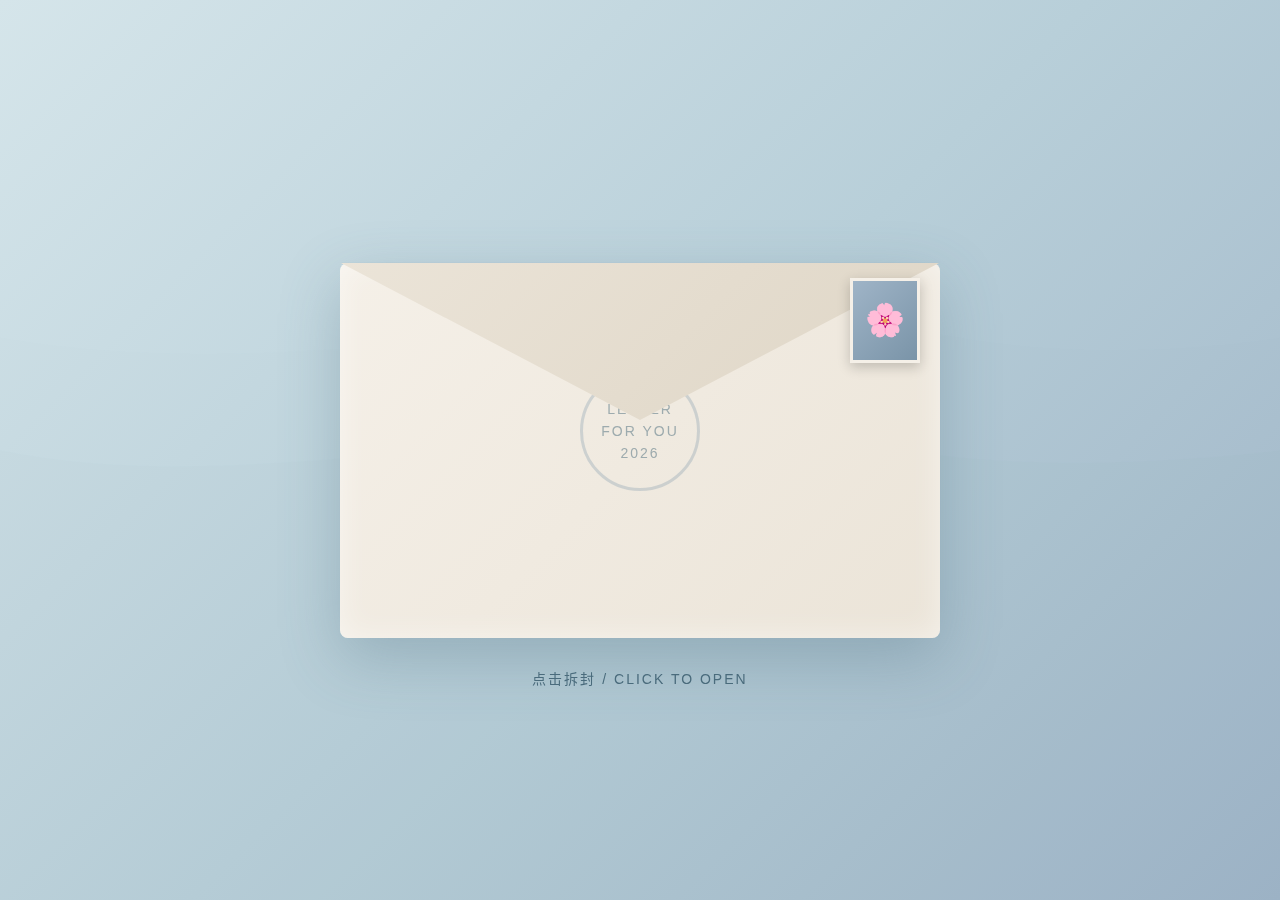
<file: index.html>
<!DOCTYPE html>
<html lang="zh-CN">
<head>
    <meta charset="UTF-8">
    <meta name="viewport" content="width=device-width, initial-scale=1.0">
    <title>致粉丝的信 | 尹毓恪</title>
    <meta name="description" content="尹毓恪写给粉丝的一封信">
    
    <!-- 引入外部样式表 -->
    <link rel="stylesheet" href="styles.css">
</head>
<body>
    <!-- 背景装饰波浪 -->
    <svg class="background-waves" viewBox="0 0 1200 800" preserveAspectRatio="none">
        <path d="M0,300 C300,350 600,250 900,300 C1050,325 1200,300 1200,300 L1200,800 L0,800 Z" 
              fill="#7a94a8" opacity="0.1"/>
        <path d="M0,400 C250,450 550,350 850,400 C1000,425 1200,400 1200,400 L1200,800 L0,800 Z" 
              fill="#4a6b7c" opacity="0.1"/>
    </svg>

    <!-- 主容器 -->
    <div class="main-container">
        <!-- 信封（初始状态） -->
        <div class="envelope-container" id="envelopeContainer">
            <div class="envelope">
                <!-- 信封上盖 -->
                <div class="envelope-flap"></div>
                
                <!-- 邮票 -->
                <div class="envelope-stamp">
                    <span>🌸</span>
                </div>
                
                <!-- 邮戳 -->
                <div class="envelope-postmark">
                    <div class="postmark-text">
                        LETTER<br>
                        FOR YOU<br>
                        2026
                    </div>
                </div>
            </div>
            
            <!-- 提示文字 -->
            <div class="envelope-hint">点击拆封 / CLICK TO OPEN</div>
        </div>

        <!-- 信纸内容（拆封后显示） -->
        <div class="letter-container" id="letterContainer">
            <!-- 装饰性邮票 -->
            <div class="letter-stamp letter-stamp-left">
                <div class="letter-stamp-inner">🌸</div>
            </div>
            <div class="letter-stamp letter-stamp-right">
                <div class="letter-stamp-inner">🌊</div>
            </div>

            <!-- 角落装饰
            <div class="corner-decoration corner-top-left"></div>
            <div class="corner-decoration corner-top-right"></div>
            <div class="corner-decoration corner-bottom-left"></div>
            <div class="corner-decoration corner-bottom-right"></div>
            -->

            <!-- 春天插图 SVG -->
            <svg class="illustration-spring" viewBox="0 0 180 180" xmlns="http://www.w3.org/2000/svg">
                <!-- 花朵群 -->
                <circle cx="90" cy="70" r="10" fill="#e8a5c4" opacity="0.5"/>
                <circle cx="78" cy="64" r="10" fill="#e8a5c4" opacity="0.5"/>
                <circle cx="102" cy="64" r="10" fill="#e8a5c4" opacity="0.5"/>
                <circle cx="84" cy="52" r="10" fill="#e8a5c4" opacity="0.5"/>
                <circle cx="96" cy="52" r="10" fill="#e8a5c4" opacity="0.5"/>
                <circle cx="90" cy="58" r="8" fill="#f4d35e" opacity="0.7"/>
                <!-- 茎 -->
                <line x1="90" y1="70" x2="90" y2="145" stroke="#7a94a8" stroke-width="3" opacity="0.5"/>
                <!-- 叶子 -->
                <ellipse cx="78" cy="100" rx="15" ry="25" fill="#9fb4c7" opacity="0.4" transform="rotate(-35 78 100)"/>
                <ellipse cx="102" cy="115" rx="15" ry="25" fill="#9fb4c7" opacity="0.4" transform="rotate(35 102 115)"/>
                <!-- 嫩芽 -->
                <circle cx="70" cy="140" r="5" fill="#b8cfd9" opacity="0.5"/>
                <circle cx="110" cy="145" r="4" fill="#b8cfd9" opacity="0.5"/>
                <!-- 燕子剪影 -->
                <path d="M50,40 Q55,45 50,50 Q60,45 50,40" fill="#4a6b7c" opacity="0.3"/>
                <path d="M50,50 Q45,55 50,60 Q40,55 50,50" fill="#4a6b7c" opacity="0.3"/>
            </svg>

            <!-- 海啸插图 SVG -->
            <svg class="illustration-wave" viewBox="0 0 200 180" xmlns="http://www.w3.org/2000/svg">
                <!-- 多层波浪 - 诗意海啸 -->
                <path d="M0,90 Q35,65 70,90 T140,90 T200,90 L200,180 L0,180 Z" 
                      fill="#9fb4c7" opacity="0.25"/>
                <path d="M0,105 Q45,80 90,105 T180,105 T200,105 L200,180 L0,180 Z" 
                      fill="#7a94a8" opacity="0.3"/>
                <path d="M0,120 Q30,100 60,120 T120,120 T180,120 T200,120 L200,180 L0,180 Z" 
                      fill="#4a6b7c" opacity="0.35"/>
                <!-- 波浪飞溅/泡沫 -->
                <circle cx="105" cy="85" r="4" fill="#7a94a8" opacity="0.5"/>
                <circle cx="112" cy="78" r="3" fill="#7a94a8" opacity="0.5"/>
                <circle cx="98" cy="82" r="2.5" fill="#7a94a8" opacity="0.5"/>
                <circle cx="115" cy="88" r="2" fill="#9fb4c7" opacity="0.5"/>
                <!-- 潮汐曲线 -->
                <path d="M10,70 Q50,50 90,70" stroke="#7a94a8" stroke-width="2" fill="none" opacity="0.3"/>
                <path d="M110,75 Q150,55 190,75" stroke="#7a94a8" stroke-width="2" fill="none" opacity="0.3"/>
                <!-- 浪尖线条 -->
                <path d="M0,95 C40,80 80,100 120,85 C160,70 200,90 200,90" 
                      stroke="#4a6b7c" stroke-width="1.5" fill="none" opacity="0.3"/>
            </svg>

            <!-- 信件头部 -->
            <div class="letter-header">
                <h1 class="letter-title" id="letterTitle">致粉丝的信</h1>
                <div class="divider"></div>
                <p class="letter-subtitle" id="letterSubtitle">A Letter For You</p>
            </div>

            <!-- 音乐播放器 -->
            <div class="music-player" id="musicPlayer">
                <button class="play-button" id="playButton">
                    <svg class="play-icon" viewBox="0 0 24 24">
                        <path d="M8 5v14l11-7z"/>
                    </svg>
                    <svg class="pause-icon" viewBox="0 0 24 24" style="display: none;">
                        <path d="M6 4h4v16H6V4zm8 0h4v16h-4V4z"/>
                    </svg>
                </button>
                <span class="player-label">👈&nbsp;听信</span>
                <audio id="bgAudio">
                    <source src="https://dimsum-audio.oss-cn-guangzhou.aliyuncs.com/audio.mp3" type="audio/mpeg">
                </audio>
            </div>

            <!-- 信件内容 -->
            <div class="letter-content" id="letterContent">
                <!-- 内容将通过 JavaScript 动态生成，包括正文、签名和页脚 -->
            </div>
        </div>
    </div>

    <!-- 引入外部脚本 -->
    <script src="script.js"></script>
</body>
</html>
</file>
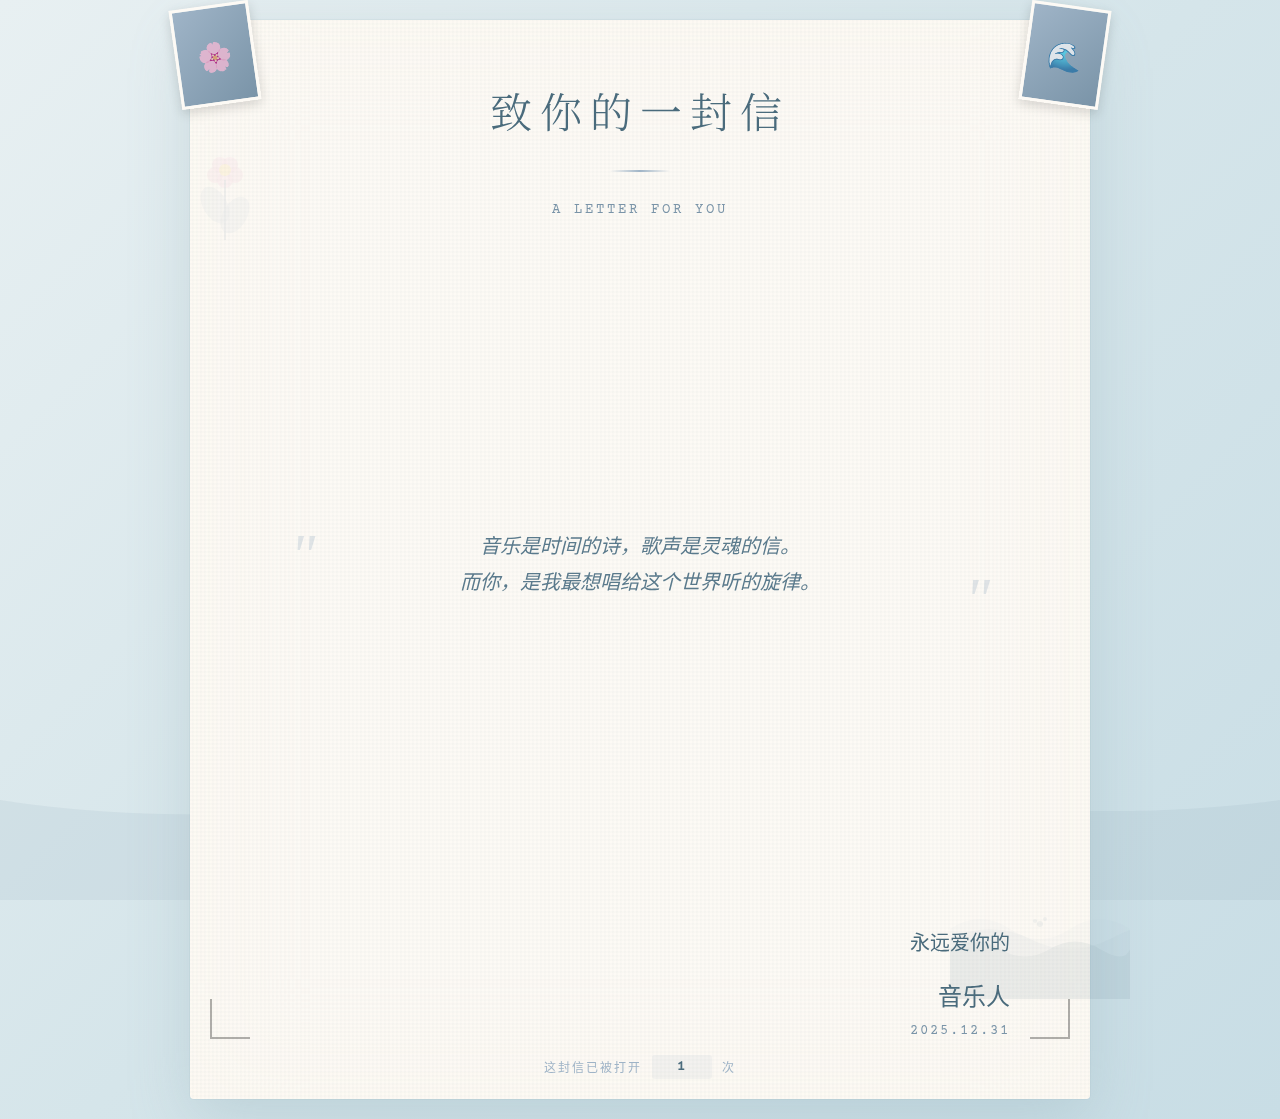
<file: index_0.html>
<!DOCTYPE html>
<html lang="zh-CN">
<head>
    <meta charset="UTF-8">
    <meta name="viewport" content="width=device-width, initial-scale=1.0">
    <title>致你的一封信 | Letter for You</title>
    <link href="https://fonts.googleapis.com/css2?family=Noto+Serif+SC:wght@300;400;600&family=Special+Elite&family=Courier+Prime&display=swap" rel="stylesheet">
    <style>
        * {
            margin: 0;
            padding: 0;
            box-sizing: border-box;
        }

        body {
            font-family: 'Noto Serif SC', serif;
            background: linear-gradient(135deg, #e8f0f2 0%, #d5e5ea 50%, #c8dde5 100%);
            min-height: 100vh;
            display: flex;
            justify-content: center;
            align-items: center;
            padding: 20px;
            overflow-x: hidden;
        }

        /* 装饰性波浪背景 */
        .wave-bg {
            position: fixed;
            bottom: 0;
            left: 0;
            width: 100%;
            height: 200px;
            opacity: 0.1;
            z-index: 0;
        }

        /* 主容器 - 对称设计 */
        .letter-container {
            position: relative;
            max-width: 900px;
            width: 100%;
            background: #fdfaf5;
            box-shadow: 
                0 0 0 1px rgba(139, 169, 179, 0.1),
                0 20px 60px rgba(139, 169, 179, 0.3),
                inset 0 0 100px rgba(255, 250, 240, 0.5);
            border-radius: 4px;
            padding: 60px 80px;
            z-index: 1;
            animation: fadeIn 1.5s ease-out;
        }

        @keyframes fadeIn {
            from {
                opacity: 0;
                transform: translateY(30px);
            }
            to {
                opacity: 1;
                transform: translateY(0);
            }
        }

        /* 复古纸张纹理 */
        .letter-container::before {
            content: '';
            position: absolute;
            top: 0;
            left: 0;
            right: 0;
            bottom: 0;
            background-image: 
                repeating-linear-gradient(0deg, transparent, transparent 2px, rgba(139, 169, 179, 0.03) 2px, rgba(139, 169, 179, 0.03) 4px),
                repeating-linear-gradient(90deg, transparent, transparent 2px, rgba(139, 169, 179, 0.03) 2px, rgba(139, 169, 179, 0.03) 4px);
            pointer-events: none;
            border-radius: 4px;
        }

        /* 装饰性邮票 - 对称布局 */
        .stamp {
            position: absolute;
            width: 80px;
            height: 100px;
            background: linear-gradient(135deg, #9fb4c7 0%, #7a94a8 100%);
            border: 3px solid #fdfaf5;
            box-shadow: 0 4px 12px rgba(0, 0, 0, 0.15);
            z-index: 2;
        }

        .stamp-left {
            top: -15px;
            left: -15px;
            transform: rotate(-8deg);
        }

        .stamp-right {
            top: -15px;
            right: -15px;
            transform: rotate(8deg);
        }

        .stamp::after {
            content: '';
            position: absolute;
            inset: 5px;
            background: radial-gradient(circle, transparent 30%, rgba(253, 250, 245, 0.3) 31%, rgba(253, 250, 245, 0.3) 35%, transparent 36%);
            background-size: 8px 8px;
            background-position: -2px -2px;
        }

        /* 邮票内部图案 */
        .stamp-inner {
            position: absolute;
            inset: 12px;
            display: flex;
            align-items: center;
            justify-content: center;
            font-size: 28px;
            color: rgba(253, 250, 245, 0.7);
        }

        /* 标题区域 */
        .letter-header {
            text-align: center;
            margin-bottom: 50px;
            position: relative;
        }

        .letter-title {
            font-size: 42px;
            color: #4a6b7c;
            font-weight: 300;
            letter-spacing: 8px;
            margin-bottom: 15px;
            font-family: 'Noto Serif SC', serif;
        }

        .letter-subtitle {
            font-family: 'Courier Prime', monospace;
            font-size: 14px;
            color: #7a94a8;
            letter-spacing: 3px;
            text-transform: uppercase;
        }

        /* 装饰性分隔线 */
        .divider {
            width: 60px;
            height: 2px;
            background: linear-gradient(90deg, transparent, #9fb4c7, transparent);
            margin: 30px auto;
        }

        /* 内容区域 */
        .letter-content {
            position: relative;
            z-index: 1;
        }

        /* 春天插图 - 左侧对称 */
        .illustration-spring {
            position: absolute;
            left: -40px;
            top: 100px;
            width: 150px;
            height: 150px;
            opacity: 0.15;
            animation: float 6s ease-in-out infinite;
        }

        /* 海啸插图 - 右侧对称 */
        .illustration-wave {
            position: absolute;
            right: -40px;
            bottom: 100px;
            width: 180px;
            height: 150px;
            opacity: 0.15;
            animation: float 8s ease-in-out infinite 1s;
        }

        @keyframes float {
            0%, 100% {
                transform: translateY(0px);
            }
            50% {
                transform: translateY(-20px);
            }
        }

        /* 段落样式 - 打字机效果 */
        .letter-paragraph {
            font-size: 18px;
            line-height: 2.2;
            color: #3d4e5a;
            margin-bottom: 35px;
            text-align: justify;
            position: relative;
            padding-left: 2em;
            text-indent: 0;
        }

        .letter-paragraph::first-line {
            font-weight: 600;
            color: #4a6b7c;
        }

        /* 引用样式 */
        .letter-quote {
            font-family: 'Special Elite', cursive;
            font-size: 20px;
            line-height: 1.8;
            color: #5a7a8c;
            text-align: center;
            padding: 30px 60px;
            margin: 40px 0;
            position: relative;
            font-style: italic;
        }

        .letter-quote::before,
        .letter-quote::after {
            content: '"';
            font-size: 60px;
            color: #9fb4c7;
            opacity: 0.3;
            position: absolute;
            font-family: Georgia, serif;
        }

        .letter-quote::before {
            top: 0;
            left: 20px;
        }

        .letter-quote::after {
            bottom: -20px;
            right: 20px;
        }

        /* 签名区域 */
        .letter-signature {
            text-align: right;
            margin-top: 60px;
            font-family: 'Courier Prime', cursive;
            color: #4a6b7c;
            font-size: 20px;
        }

        .signature-date {
            font-size: 14px;
            color: #7a94a8;
            margin-top: 10px;
            letter-spacing: 2px;
        }

        /* 访问计数器 - 对称底部 */
        .visit-counter {
            position: absolute;
            bottom: 20px;
            left: 50%;
            transform: translateX(-50%);
            font-family: 'Courier Prime', monospace;
            font-size: 12px;
            color: #9fb4c7;
            letter-spacing: 2px;
            display: flex;
            align-items: center;
            gap: 10px;
        }

        .counter-number {
            font-weight: 600;
            color: #4a6b7c;
            font-size: 14px;
            min-width: 60px;
            text-align: center;
            padding: 4px 12px;
            background: rgba(159, 180, 199, 0.1);
            border-radius: 3px;
        }

        /* 装饰性角落元素 */
        .corner-decoration {
            position: absolute;
            width: 40px;
            height: 40px;
            border-color: #9fb4c7;
            opacity: 0.3;
        }

        .corner-top-left {
            top: 20px;
            left: 20px;
            border-top: 2px solid;
            border-left: 2px solid;
        }

        .corner-top-right {
            top: 20px;
            right: 20px;
            border-top: 2px solid;
            border-right: 2px solid;
        }

        .corner-bottom-left {
            bottom: 60px;
            left: 20px;
            border-bottom: 2px solid;
            border-left: 2px solid;
        }

        .corner-bottom-right {
            bottom: 60px;
            right: 20px;
            border-bottom: 2px solid;
            border-right: 2px solid;
        }

        /* 响应式设计 */
        @media (max-width: 768px) {
            .letter-container {
                padding: 40px 30px;
            }

            .letter-title {
                font-size: 32px;
                letter-spacing: 4px;
            }

            .letter-paragraph {
                font-size: 16px;
                padding-left: 0;
            }

            .letter-quote {
                font-size: 16px;
                padding: 20px 30px;
            }

            .stamp {
                width: 60px;
                height: 75px;
            }

            .illustration-spring,
            .illustration-wave {
                display: none;
            }
        }

        /* 打字机效果动画 */
        @keyframes typing {
            from {
                width: 0;
            }
        }

        .typewriter-text {
            overflow: hidden;
            border-right: 2px solid #4a6b7c;
            white-space: nowrap;
            animation: typing 3.5s steps(40, end), blink-caret 0.75s step-end infinite;
        }

        @keyframes blink-caret {
            from, to {
                border-color: transparent;
            }
            50% {
                border-color: #4a6b7c;
            }
        }
    </style>
</head>
<body>
    <!-- 背景波浪 -->
    <svg class="wave-bg" viewBox="0 0 1200 200" preserveAspectRatio="none">
        <path d="M0,100 C300,150 600,50 900,100 C1050,125 1200,100 1200,100 L1200,200 L0,200 Z" fill="#7a94a8"/>
    </svg>

    <!-- 主信件容器 -->
    <div class="letter-container">
        <!-- 装饰性邮票 -->
        <div class="stamp stamp-left">
            <div class="stamp-inner">🌸</div>
        </div>
        <div class="stamp stamp-right">
            <div class="stamp-inner">🌊</div>
        </div>

        <!-- 角落装饰 -->
        <div class="corner-decoration corner-top-left"></div>
        <div class="corner-decoration corner-top-right"></div>
        <div class="corner-decoration corner-bottom-left"></div>
        <div class="corner-decoration corner-bottom-right"></div>

        <!-- 春天插图 SVG -->
        <svg class="illustration-spring" viewBox="0 0 150 150" xmlns="http://www.w3.org/2000/svg">
            <!-- 花朵 -->
            <circle cx="75" cy="60" r="8" fill="#e8a5c4" opacity="0.6"/>
            <circle cx="65" cy="55" r="8" fill="#e8a5c4" opacity="0.6"/>
            <circle cx="85" cy="55" r="8" fill="#e8a5c4" opacity="0.6"/>
            <circle cx="70" cy="45" r="8" fill="#e8a5c4" opacity="0.6"/>
            <circle cx="80" cy="45" r="8" fill="#e8a5c4" opacity="0.6"/>
            <circle cx="75" cy="50" r="6" fill="#f4d35e" opacity="0.8"/>
            <!-- 茎 -->
            <line x1="75" y1="60" x2="75" y2="120" stroke="#7a94a8" stroke-width="2" opacity="0.6"/>
            <!-- 叶子 -->
            <ellipse cx="65" cy="85" rx="12" ry="20" fill="#9fb4c7" opacity="0.5" transform="rotate(-30 65 85)"/>
            <ellipse cx="85" cy="95" rx="12" ry="20" fill="#9fb4c7" opacity="0.5" transform="rotate(30 85 95)"/>
        </svg>

        <!-- 海啸插图 SVG -->
        <svg class="illustration-wave" viewBox="0 0 180 150" xmlns="http://www.w3.org/2000/svg">
            <!-- 波浪层次 -->
            <path d="M0,80 Q30,60 60,80 T120,80 T180,80 L180,150 L0,150 Z" fill="#9fb4c7" opacity="0.3"/>
            <path d="M0,90 Q40,70 80,90 T160,90 T180,90 L180,150 L0,150 Z" fill="#7a94a8" opacity="0.4"/>
            <path d="M0,100 Q25,85 50,100 T100,100 T150,100 T180,100 L180,150 L0,150 Z" fill="#4a6b7c" opacity="0.5"/>
            <!-- 波浪飞溅 -->
            <circle cx="90" cy="75" r="3" fill="#7a94a8" opacity="0.6"/>
            <circle cx="95" cy="70" r="2" fill="#7a94a8" opacity="0.6"/>
            <circle cx="85" cy="72" r="2" fill="#7a94a8" opacity="0.6"/>
        </svg>

        <!-- 信件头部 -->
        <div class="letter-header">
            <h1 class="letter-title">致你的一封信</h1>
            <div class="divider"></div>
            <p class="letter-subtitle">A Letter For You</p>
        </div>

        <!-- 信件内容 -->
        <div class="letter-content">
            <p class="letter-paragraph">
                亲爱的你，当你打开这封信的时候，我想让你知道，每一个字都是我用心写下的。就像春天的花朵慢慢绽放，像海浪一次次拍打着岸边，我的思绪也一遍遍地飞向你。
            </p>

            <p class="letter-paragraph">
                生活就像一部法国新浪潮电影，充满了意外和惊喜。我们在时光的长河中相遇，在音乐的旋律中相知。每一次演出，每一首歌，都是我想要对你说的话。
            </p>

            <div class="letter-quote">
                音乐是时间的诗，歌声是灵魂的信。<br>
                而你，是我最想唱给这个世界听的旋律。
            </div>

            <p class="letter-paragraph">
                我希望我的歌声能陪伴你度过每一个春夏秋冬，无论是阳光明媚的日子，还是风雨交加的夜晚。就像海啸过后依然会有平静，黑暗过后必然会迎来黎明。
            </p>

            <p class="letter-paragraph">
                感谢你的每一次倾听，每一次支持。这封信不仅是我写给你的，也是你们所有人给我的力量的见证。让我们一起，在这个充满诗意和青春的时代里，勇敢地追逐梦想。
            </p>

            <div class="letter-signature">
                <div>永远爱你的</div>
                <div style="margin-top: 20px; font-size: 24px;">音乐人</div>
                <div class="signature-date">2025.12.31</div>
            </div>
        </div>

        <!-- 访问计数器 -->
        <div class="visit-counter">
            <span>这封信已被打开</span>
            <span class="counter-number" id="visitCount">0</span>
            <span>次</span>
        </div>
    </div>

    <script>
        // 访问计数功能
        function updateVisitCount() {
            // 从 localStorage 获取当前计数
            let count = localStorage.getItem('letterVisitCount');
            
            if (count === null) {
                count = 0;
            } else {
                count = parseInt(count);
            }
            
            // 增加计数
            count++;
            
            // 保存新的计数
            localStorage.setItem('letterVisitCount', count);
            
            // 显示计数（带动画效果）
            const counterElement = document.getElementById('visitCount');
            let currentDisplay = 0;
            const increment = Math.ceil(count / 30);
            
            const timer = setInterval(() => {
                currentDisplay += increment;
                if (currentDisplay >= count) {
                    currentDisplay = count;
                    clearInterval(timer);
                }
                counterElement.textContent = currentDisplay.toLocaleString();
            }, 30);
        }

        // 页面加载时更新计数
        window.addEventListener('load', updateVisitCount);

        // 添加一些交互效果
        document.addEventListener('DOMContentLoaded', function() {
            // 为段落添加淡入效果
            const paragraphs = document.querySelectorAll('.letter-paragraph');
            
            const observerOptions = {
                threshold: 0.1,
                rootMargin: '0px 0px -100px 0px'
            };

            const observer = new IntersectionObserver((entries) => {
                entries.forEach(entry => {
                    if (entry.isIntersecting) {
                        entry.target.style.animation = 'fadeIn 1s ease-out forwards';
                    }
                });
            }, observerOptions);

            paragraphs.forEach(p => {
                p.style.opacity = '0';
                observer.observe(p);
            });

            // 鼠标移动时的视差效果
            document.addEventListener('mousemove', (e) => {
                const moveX = (e.clientX - window.innerWidth / 2) * 0.01;
                const moveY = (e.clientY - window.innerHeight / 2) * 0.01;
                
                const spring = document.querySelector('.illustration-spring');
                const wave = document.querySelector('.illustration-wave');
                
                if (spring) {
                    spring.style.transform = `translate(${moveX}px, ${moveY}px)`;
                }
                if (wave) {
                    wave.style.transform = `translate(${-moveX}px, ${-moveY}px)`;
                }
            });
        });
    </script>
</body>
</html>
</file>
<file: styles.css>
/* 
 * 尹毓恪 - 致粉丝的信
 * 样式表文件
 * 法国新浪潮 × 韦斯·安德森复古风格
 */

/* ==================== 全局样式 ==================== */
* {
    margin: 0;
    padding: 0;
    box-sizing: border-box;
}

body {
    font-family: -apple-system, BlinkMacSystemFont, 'Segoe UI', 'PingFang SC', 'Hiragino Sans GB', 'Microsoft YaHei', sans-serif;
    background: linear-gradient(135deg, #d5e5ea 0%, #b8cfd9 50%, #9fb4c7 100%);
    min-height: 100vh;
    display: flex;
    justify-content: center;
    align-items: center;
    padding: 20px;
    overflow: hidden;
    position: relative;
}

/* 背景装饰波浪 */
.background-waves {
    position: fixed;
    top: 0;
    left: 0;
    width: 100%;
    height: 100%;
    opacity: 0.1;
    z-index: 0;
    pointer-events: none;
}

/* ==================== 主容器 ==================== */
.main-container {
    position: relative;
    z-index: 1;
    width: 100%;
    max-width: 900px;
    perspective: 1500px;
}

/* ==================== 信封样式（初始状态） ==================== */
.envelope-container {
    position: relative;
    width: 100%;
    max-width: 600px;
    margin: 0 auto;
    cursor: pointer;
    transition: transform 0.3s ease;
}

.envelope-container:hover {
    transform: scale(1.02);
}

.envelope-container.opened {
    pointer-events: none;
    animation: envelopeDisappear 1s ease-out forwards;
}

@keyframes envelopeDisappear {
    0% {
        opacity: 1;
        transform: scale(1);
    }
    50% {
        opacity: 0.5;
        transform: scale(0.9) translateY(-30px);
    }
    100% {
        opacity: 0;
        transform: scale(0.7) translateY(-80px);
        visibility: hidden;
    }
}

/* 信封主体 */
.envelope {
    position: relative;
    width: 100%;
    aspect-ratio: 1.6 / 1;
    background: linear-gradient(135deg, #f5f0e8 0%, #ebe4d8 100%);
    box-shadow: 
        0 20px 60px rgba(74, 107, 124, 0.3),
        inset 0 0 30px rgba(255, 255, 255, 0.5);
    border-radius: 8px;
}

/* 信封折叠上盖 */
.envelope-flap {
    position: absolute;
    top: 0;
    left: 0;
    width: 100%;
    height: 60%;
    background: linear-gradient(135deg, #ebe4d8 0%, #ddd4c4 100%);
    clip-path: polygon(0 0, 50% 70%, 100% 0);
    box-shadow: 0 10px 30px rgba(74, 107, 124, 0.2);
    transform-origin: top center;
    transition: transform 0.6s cubic-bezier(0.4, 0, 0.2, 1);
    z-index: 2;
}

.envelope-container:hover .envelope-flap {
    transform: rotateX(-5deg);
}

/* 信封装饰邮票 */
.envelope-stamp {
    position: absolute;
    top: 15px;
    right: 20px;
    width: 70px;
    height: 85px;
    background: linear-gradient(135deg, #9fb4c7 0%, #7a94a8 100%);
    border: 3px solid #f5f0e8;
    box-shadow: 0 4px 12px rgba(0, 0, 0, 0.2);
    z-index: 3;
    display: flex;
    align-items: center;
    justify-content: center;
    font-size: 32px;
}

/* 邮票锯齿边缘效果 */
.envelope-stamp::before {
    content: '';
    position: absolute;
    inset: 6px;
    background: radial-gradient(circle, transparent 30%, rgba(245, 240, 232, 0.4) 31%, rgba(245, 240, 232, 0.4) 35%, transparent 36%);
    background-size: 7px 7px;
    background-position: -1px -1px;
}

/* 邮戳效果 */
.envelope-postmark {
    position: absolute;
    top: 45%;
    left: 50%;
    transform: translate(-50%, -50%);
    width: 120px;
    height: 120px;
    border: 3px solid rgba(122, 148, 168, 0.3);
    border-radius: 50%;
    display: flex;
    flex-direction: column;
    align-items: center;
    justify-content: center;
    z-index: 1;
}

.postmark-text {
    font-size: 14px;
    color: rgba(74, 107, 124, 0.5);
    letter-spacing: 2px;
    text-align: center;
    line-height: 1.6;
}

/* 提示文字 */
.envelope-hint {
    position: absolute;
    bottom: -50px;
    left: 50%;
    transform: translateX(-50%);
    font-size: 14px;
    color: #4a6b7c;
    letter-spacing: 2px;
    animation: pulse 2s ease-in-out infinite;
    white-space: nowrap;
}

@keyframes pulse {
    0%, 100% {
        opacity: 0.6;
        transform: translateX(-50%) translateY(0);
    }
    50% {
        opacity: 1;
        transform: translateX(-50%) translateY(-5px);
    }
}

/* ==================== 信纸样式（展开后） ==================== */
.letter-container {
    position: absolute;
    top: 50%;
    left: 50%;
    width: 100%;
    max-width: 900px;
    max-height: 90vh;
    transform: translate(-50%, -50%) scale(0.5);
    opacity: 0;
    visibility: hidden;
    background: #fdfaf5;
    box-shadow: 
        0 0 0 1px rgba(139, 169, 179, 0.1),
        0 30px 80px rgba(74, 107, 124, 0.4),
        inset 0 0 100px rgba(255, 250, 240, 0.5);
    border-radius: 6px;
    padding: 80px 100px 100px;
    overflow-y: auto;
    transition: all 1.2s cubic-bezier(0.4, 0, 0.2, 1);
}

.letter-container.visible {
    opacity: 1;
    visibility: visible;
    transform: translate(-50%, -50%) scale(1);
}

/* 自定义滚动条样式 */
.letter-container::-webkit-scrollbar {
    width: 12px;
}

.letter-container::-webkit-scrollbar-track {
    background: rgba(213, 229, 234, 0.3);
    border-radius: 0 6px 6px 0;
}

.letter-container::-webkit-scrollbar-thumb {
    background: linear-gradient(180deg, #9fb4c7 0%, #7a94a8 100%);
    border-radius: 6px;
    border: 2px solid #fdfaf5;
}

.letter-container::-webkit-scrollbar-thumb:hover {
    background: linear-gradient(180deg, #7a94a8 0%, #4a6b7c 100%);
}

/* Firefox 滚动条样式 */
.letter-container {
    scrollbar-width: thin;
    scrollbar-color: #9fb4c7 rgba(213, 229, 234, 0.3);
}

/* 纸张纹理效果 */
.letter-container::before {
    content: '';
    position: absolute;
    inset: 0;
    background-image: 
        repeating-linear-gradient(0deg, transparent, transparent 2px, rgba(139, 169, 179, 0.02) 2px, rgba(139, 169, 179, 0.02) 4px),
        repeating-linear-gradient(90deg, transparent, transparent 2px, rgba(139, 169, 179, 0.02) 2px, rgba(139, 169, 179, 0.02) 4px);
    border-radius: 6px;
    pointer-events: none;
}

/* 信纸装饰性邮票 */
.letter-stamp {
    position: absolute;
    width: 90px;
    height: 110px;
    background: linear-gradient(135deg, #9fb4c7 0%, #7a94a8 100%);
    border: 4px solid #fdfaf5;
    box-shadow: 0 6px 16px rgba(0, 0, 0, 0.2);
    z-index: 2;
}

.letter-stamp-left {
    top: -20px;
    left: -20px;
    transform: rotate(-12deg);
}

.letter-stamp-right {
    top: -20px;
    right: -20px;
    transform: rotate(12deg);
}

.letter-stamp::after {
    content: '';
    position: absolute;
    inset: 8px;
    background: radial-gradient(circle, transparent 30%, rgba(253, 250, 245, 0.3) 31%, rgba(253, 250, 245, 0.3) 35%, transparent 36%);
    background-size: 9px 9px;
    background-position: -2px -2px;
}

.letter-stamp-inner {
    position: absolute;
    inset: 16px;
    display: flex;
    align-items: center;
    justify-content: center;
    font-size: 36px;
}

/* 角落装饰 */
.corner-decoration {
    position: absolute;
    width: 50px;
    height: 50px;
    border-color: #9fb4c7;
    opacity: 0.3;
}

.corner-top-left {
    top: 25px;
    left: 25px;
    border-top: 2px solid;
    border-left: 2px solid;
}

.corner-top-right {
    top: 25px;
    right: 25px;
    border-top: 2px solid;
    border-right: 2px solid;
}

.corner-bottom-left {
    bottom: 70px;
    left: 25px;
    border-bottom: 2px solid;
    border-left: 2px solid;
}

.corner-bottom-right {
    bottom: 70px;
    right: 25px;
    border-bottom: 2px solid;
    border-right: 2px solid;
}

/* ==================== 信件内容样式 ==================== */
.letter-header {
    text-align: center;
    margin-bottom: 60px;
    position: relative;
    z-index: 1;
}

.letter-title {
    font-size: 48px;
    color: #4a6b7c;
    font-weight: 300;
    letter-spacing: 12px;
    margin-bottom: 20px;
    font-family: 'STKaiti', 'KaiTi', 'STSong', serif;
}

.letter-subtitle {
    font-family: 'Courier New', monospace;
    font-size: 15px;
    color: #7a94a8;
    letter-spacing: 4px;
    text-transform: uppercase;
}

/* 分隔线 */
.divider {
    width: 80px;
    height: 2px;
    background: linear-gradient(90deg, transparent, #9fb4c7, transparent);
    margin: 25px auto;
}

/* ==================== 音乐播放器 ==================== */
.music-player {
    margin: 40px auto 50px;
    display: flex;
    justify-content: center;
    align-items: center;
    gap: 15px;
    position: relative;
    z-index: 1;
}

/* 播放按钮 */
.play-button {
    width: 48px;
    height: 48px;
    border: 2px solid rgba(159, 180, 199, 0.3);
    background: rgba(159, 180, 199, 0.08);
    border-radius: 50%;
    display: flex;
    align-items: center;
    justify-content: center;
    cursor: pointer;
    transition: all 0.3s ease;
    position: relative;
    flex-shrink: 0;
}

.play-button:hover {
    background: rgba(159, 180, 199, 0.15);
    border-color: rgba(159, 180, 199, 0.5);
    transform: scale(1.08);
}

.play-button:active {
    transform: scale(0.95);
}

.play-icon,
.pause-icon {
    width: 20px;
    height: 20px;
    fill: #7a94a8;
    transition: fill 0.3s ease;
}

.play-button:hover .play-icon,
.play-button:hover .pause-icon {
    fill: #4a6b7c;
}

/* 播放器文字标签 */
.player-label {
    font-size: 15px;
    color: #7a94a8;
    letter-spacing: 2px;
    font-family: 'STKaiti', 'KaiTi', serif;
    transition: color 0.3s ease;
}

.music-player:hover .player-label {
    color: #4a6b7c;
}

/* 信件正文区域 */
.letter-content {
    position: relative;
    z-index: 1;
}

/* 段落样式 - 钢笔书写质感 */
.letter-paragraph {
    font-size: 19px;
    line-height: 2.4;
    color: #3d4e5a;
    margin-bottom: 40px;
    text-align: justify;
    position: relative;
    text-indent: 2em;
}

/* .letter-paragraph {
    font-weight: 500;
    color: #4a6b7c;
} */

/* 引用/诗句样式 */
.letter-quote {
    font-size: 22px;
    line-height: 2;
    color: #5a7a8c;
    text-align: center;
    padding: 40px 80px;
    margin: 50px 0;
    position: relative;
    font-style: italic;
    font-family: 'STKaiti', 'KaiTi', serif;
}

.letter-quote::before,
.letter-quote::after {
    content: '"';
    font-size: 70px;
    color: #9fb4c7;
    opacity: 0.25;
    position: absolute;
    font-family: Georgia, serif;
}

.letter-quote::before {
    top: 10px;
    left: 30px;
}

.letter-quote::after {
    bottom: -10px;
    right: 30px;
}

/* 签名区域 */
.letter-signature {
    text-align: right;
    margin-top: 70px;
    color: #4a6b7c;
    font-size: 20px;
    font-family: 'STKaiti', 'KaiTi', serif;
}

.signature-name {
    margin-top: 25px;
    font-size: 28px;
    font-weight: 500;
    letter-spacing: 2px;
}

.signature-date {
    font-size: 15px;
    color: #7a94a8;
    margin-top: 12px;
    letter-spacing: 2px;
    font-family: 'Courier New', monospace;
}

/* ==================== 装饰性插图 ==================== */
/* 春天插图 - 左侧 */
.illustration-spring {
    position: absolute;
    left: -60px;
    top: 150px;
    width: 180px;
    height: 180px;
    opacity: 0.12;
    animation: float 7s ease-in-out infinite;
    pointer-events: none;
}

/* 海啸插图 - 右侧 */
.illustration-wave {
    position: absolute;
    right: -60px;
    bottom: 150px;
    width: 200px;
    height: 180px;
    opacity: 0.12;
    animation: float 9s ease-in-out infinite 1.5s;
    pointer-events: none;
}

@keyframes float {
    0%, 100% {
        transform: translateY(0) rotate(0deg);
    }
    50% {
        transform: translateY(-25px) rotate(2deg);
    }
}

/* ==================== 打开次数统计 ==================== */
.open-counter {
    position: absolute;
    bottom: 30px;
    left: 50%;
    transform: translateX(-50%);
    font-family: 'Courier New', monospace;
    font-size: 13px;
    color: #9fb4c7;
    letter-spacing: 2px;
    display: flex;
    align-items: center;
    gap: 12px;
}

.counter-number {
    font-weight: 600;
    color: #4a6b7c;
    font-size: 16px;
    min-width: 70px;
    text-align: center;
    padding: 6px 16px;
    background: rgba(159, 180, 199, 0.15);
    border-radius: 4px;
}

/* 页脚彩蛋 */
.footer-message {
    position: absolute;
    bottom: -50px;
    left: 50%;
    transform: translateX(-50%);
    font-size: 12px;
    color: rgba(74, 107, 124, 0.6);
    letter-spacing: 1px;
    font-style: italic;
    white-space: nowrap;
}

/* 淡入动画（用于段落滚动效果） */
@keyframes fadeIn {
    from {
        opacity: 0;
        transform: translateY(20px);
    }
    to {
        opacity: 1;
        transform: translateY(0);
    }
}

/* ==================== 响应式设计 ==================== */
@media (max-width: 768px) {
    .letter-container {
        padding: 50px 35px 80px;
        max-height: 85vh;
    }
    
    /* 移动端滚动条样式 */
    .letter-container::-webkit-scrollbar {
        width: 8px;
    }

    .letter-title {
        font-size: 36px;
        letter-spacing: 6px;
    }

    .letter-subtitle {
        font-size: 13px;
        letter-spacing: 3px;
    }

    .letter-paragraph {
        font-size: 17px;
        line-height: 2.2;
    }

    .letter-quote {
        font-size: 18px;
        padding: 30px 40px;
    }
    
    /* 移动端音乐播放器 */
    .music-player {
        margin: 30px auto 40px;
        gap: 12px;
    }
    
    .play-button {
        width: 44px;
        height: 44px;
    }
    
    .play-icon,
    .pause-icon {
        width: 18px;
        height: 18px;
    }
    
    .player-label {
        font-size: 14px;
        letter-spacing: 1.5px;
    }

    .letter-stamp {
        width: 70px;
        height: 85px;
    }

    .letter-stamp-inner {
        font-size: 28px;
    }

    .illustration-spring,
    .illustration-wave {
        display: none;
    }

    .envelope-hint {
        font-size: 12px;
        bottom: -40px;
    }

    .footer-message {
        font-size: 10px;
    }
}

@media (max-width: 480px) {
    .letter-container {
        padding: 40px 25px 70px;
        max-height: 80vh;
    }

    .letter-title {
        font-size: 28px;
        letter-spacing: 4px;
    }

    .letter-paragraph {
        font-size: 16px;
    }

    .letter-quote {
        font-size: 16px;
        padding: 25px 30px;
    }
}
</file>
